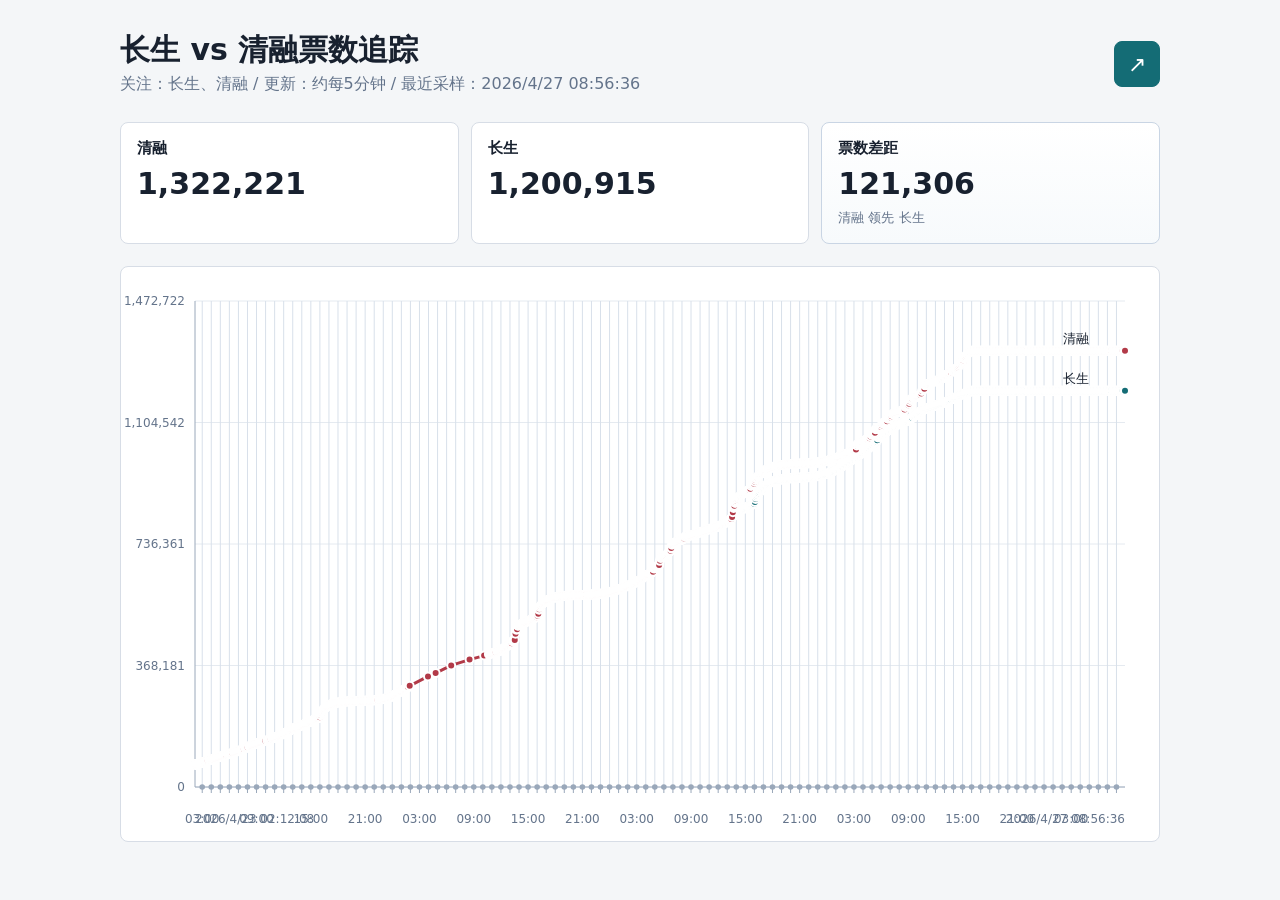
<file: docs/index.html>
<!doctype html>
<html lang="zh-CN">
<head>
  <meta charset="utf-8">
  <meta name="viewport" content="width=device-width, initial-scale=1">
  <title>长生 vs 清融票数追踪</title>
  <link rel="stylesheet" href="./styles.css">
</head>
<body>
  <main class="shell">
    <section class="toolbar" aria-label="票数追踪">
      <div>
        <h1>长生 vs 清融票数追踪</h1>
        <p id="statusText">正在加载公开数据...</p>
      </div>
      <a class="source-link" href="https://activity-static.hupu.com/colorbox-activities/activity-260421-7uynl2a7/index.html?t=1776830935611&night=0" target="_blank" rel="noreferrer" title="打开投票页面">↗</a>
    </section>

    <section class="summary" id="summary"></section>

    <section class="chart-wrap" aria-label="票数变化折线图">
      <svg id="chart" role="img" aria-label="长生和清融票数变化折线图"></svg>
    </section>
  </main>

  <script src="./app.js"></script>
</body>
</html>
</file>
<file: docs/styles.css>
:root {
  color-scheme: light;
  --bg: #f4f6f8;
  --text: #18212f;
  --muted: #64748b;
  --panel: #ffffff;
  --line: #d7dde6;
  --accent: #146c75;
  --accent-strong: #0e5158;
}

* {
  box-sizing: border-box;
}

body {
  margin: 0;
  min-height: 100vh;
  font-family: Inter, ui-sans-serif, system-ui, -apple-system, BlinkMacSystemFont, "Segoe UI", sans-serif;
  color: var(--text);
  background: var(--bg);
}

.shell {
  width: min(1040px, calc(100vw - 32px));
  margin: 0 auto;
  padding: 28px 0;
}

.toolbar {
  display: flex;
  align-items: center;
  justify-content: space-between;
  gap: 16px;
  min-height: 72px;
}

h1 {
  margin: 0;
  font-size: 30px;
  line-height: 1.1;
  letter-spacing: 0;
}

p {
  margin: 8px 0 0;
  color: var(--muted);
}

.source-link {
  display: grid;
  place-items: center;
  width: 46px;
  height: 46px;
  border: 1px solid var(--accent);
  border-radius: 8px;
  color: white;
  background: var(--accent);
  font-size: 22px;
  text-decoration: none;
}

.source-link:hover {
  background: var(--accent-strong);
}

.summary {
  display: grid;
  grid-template-columns: repeat(auto-fit, minmax(180px, 1fr));
  gap: 12px;
  margin: 22px 0;
}

.candidate {
  min-height: 92px;
  padding: 16px;
  border: 1px solid var(--line);
  border-radius: 8px;
  background: var(--panel);
}

.candidate strong {
  display: block;
  margin-bottom: 8px;
  font-size: 15px;
  overflow-wrap: anywhere;
}

.candidate span {
  display: block;
  font-size: 30px;
  font-weight: 750;
}

.candidate small {
  display: block;
  margin-top: 8px;
  color: var(--muted);
  font-size: 13px;
}

.candidate-gap {
  border-color: #c9d5e4;
  background: linear-gradient(180deg, #ffffff 0%, #f7fafc 100%);
}

.chart-wrap {
  height: min(64vh, 620px);
  min-height: 420px;
  border: 1px solid var(--line);
  border-radius: 8px;
  background: var(--panel);
  overflow: hidden;
}

#chart {
  display: block;
  width: 100%;
  height: 100%;
}

.axis {
  stroke: #9aa8ba;
  stroke-width: 1;
}

.grid {
  stroke: #e5eaf0;
  stroke-width: 1;
}

.grid-hour {
  stroke: #d8e0ea;
}

.series-line {
  fill: none;
  stroke-width: 3;
  stroke-linecap: round;
  stroke-linejoin: round;
}

.point {
  stroke: white;
  stroke-width: 2;
}

.label {
  fill: var(--muted);
  font-size: 12px;
}

.legend {
  font-size: 13px;
  fill: var(--text);
}

.hour-point {
  stroke: none;
}

@media (max-width: 640px) {
  .shell {
    width: min(100vw - 20px, 1040px);
    padding: 18px 0;
  }

  h1 {
    font-size: 24px;
  }

  .summary {
    grid-template-columns: 1fr;
  }

  .chart-wrap {
    min-height: 360px;
  }
}
</file>
